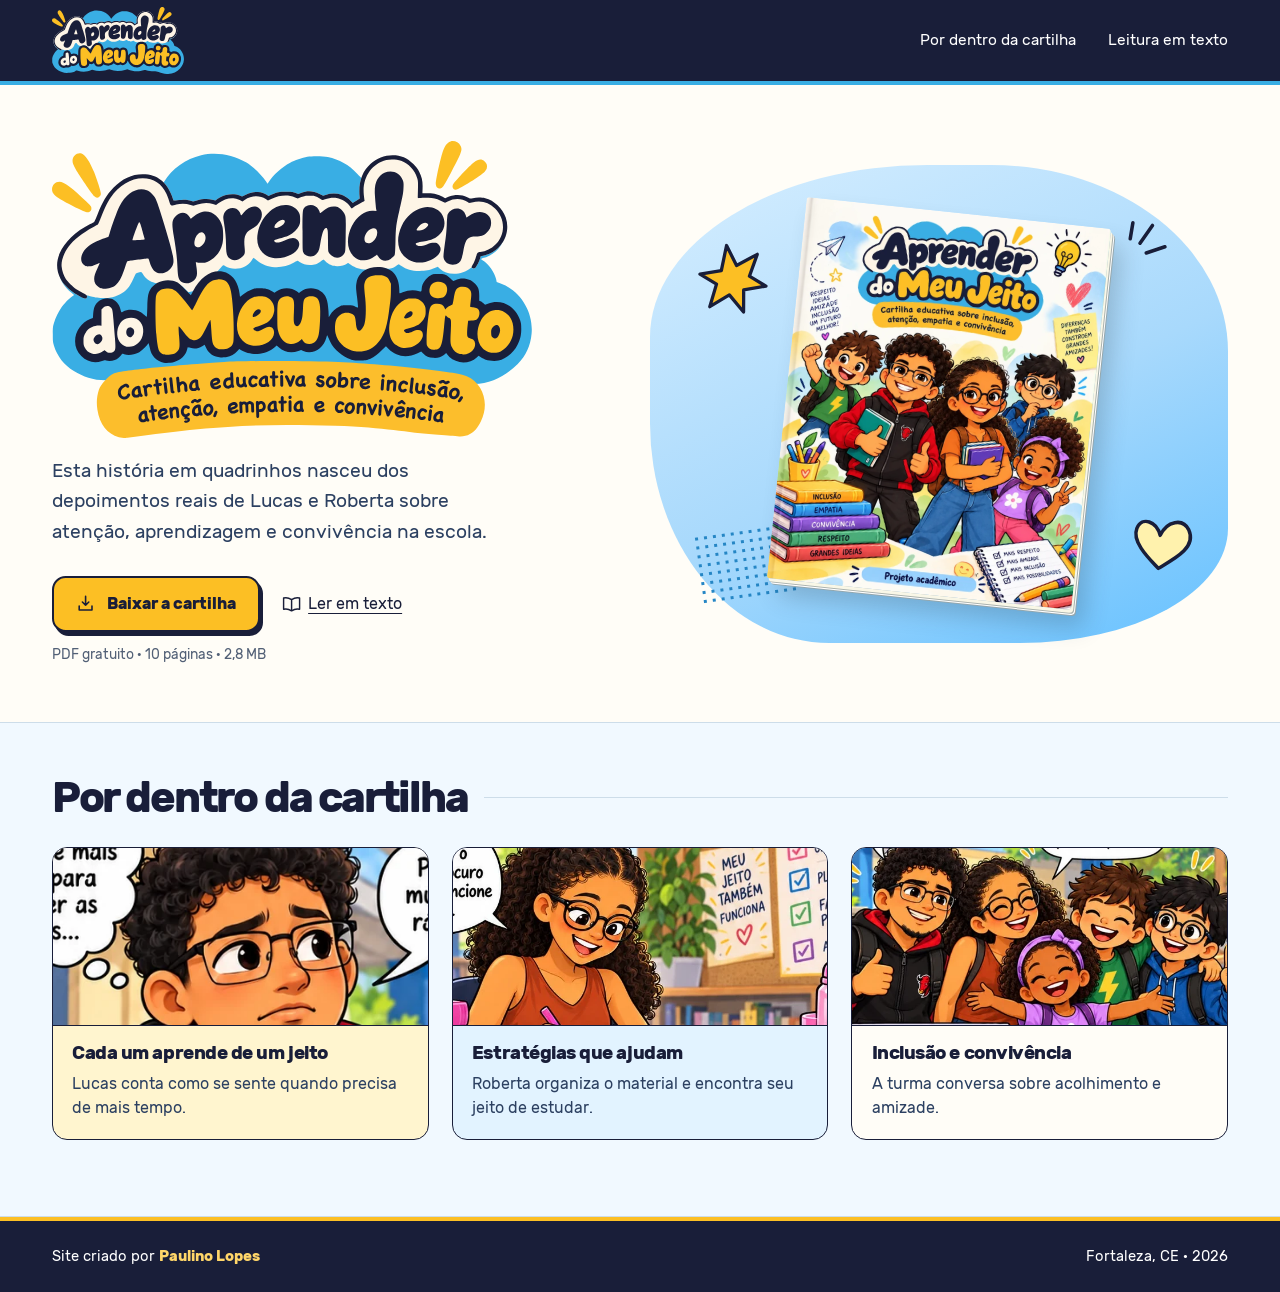
<file: index.html>
<!doctype html>
<html lang="pt-BR"><head><meta charset="utf-8"><meta name="viewport" content="width=device-width,initial-scale=1"><title>Aprender do Meu Jeito</title><meta name="description" content="Leia ou baixe a cartilha ilustrada de Lucas e Roberta sobre inclusão, atenção, empatia e convivência."><meta name="theme-color" content="#191e39"><meta property="og:type" content="website"><meta property="og:locale" content="pt_BR"><meta property="og:title" content="Aprender do Meu Jeito"><meta property="og:description" content="Leia ou baixe a cartilha ilustrada de Lucas e Roberta sobre inclusão, atenção, empatia e convivência."><meta property="og:url" content="https://skepping.github.io/aprender-do-meu-jeito/"><meta property="og:image" content="https://skepping.github.io/aprender-do-meu-jeito/cartilha-compartilhar.png"><meta property="og:image:width" content="1200"><meta property="og:image:height" content="630"><meta property="og:image:alt" content="Aprender do Meu Jeito. Cartilha educativa sobre inclusão, atenção, empatia e convivência."><link rel="icon" href="./icone-marca.png?v=2" type="image/png"><link rel="icon" href="./icone-marca.svg" type="image/svg+xml"><link rel="stylesheet" href="./estilo.css"></head>
<body><a class="skip" href="#conteudo">Pular para o conteúdo</a><header><div class="wrap top"><a href="./index.html" class="brand" aria-label="Aprender do Meu Jeito, página inicial"><img class="nav-logo" src="./marca-reduzida.svg" width="1449" height="733" alt=""></a><nav aria-label="Navegação principal"><a class="interior" href="./index.html#por-dentro">Por dentro da cartilha</a><a href="./leitura.html">Leitura em texto</a></nav></div></header><main id="conteudo"><section class="hero wrap" aria-labelledby="titulo"><div><h1 id="titulo"><span class="sr-only">Aprender do Meu Jeito</span><img class="hero-logo" src="./marca-aprender-do-meu-jeito.svg" width="1449" height="895" alt=""></h1><p class="sr-only">Cartilha educativa sobre inclusão, atenção, empatia e convivência.</p><p class="lead">Esta história em quadrinhos nasceu dos depoimentos reais de Lucas e Roberta sobre atenção, aprendizagem e convivência na escola.</p><div class="actions"><a class="download" href="./baixar/"><svg aria-hidden="true" fill="none" stroke="currentColor" stroke-width="2" stroke-linecap="round" stroke-linejoin="round" viewBox="0 0 24 24"><path d="M12 3v11m-4-4 4 4 4-4 M4 15v5h16v-5"/></svg>Baixar a cartilha</a><a class="textlink" href="./leitura.html"><svg aria-hidden="true" fill="none" stroke="currentColor" stroke-width="1.8" stroke-linecap="round" stroke-linejoin="round" viewBox="0 0 24 24"><path d="M2 5c4-1 7 0 10 2 3-2 6-3 10-2v14c-4-1-7 0-10 2-3-2-6-3-10-2Z M12 7v14"/></svg>Ler em texto</a></div><p class="meta">PDF gratuito · 10 páginas · 2,8 MB</p></div><figure class="stage"><svg aria-hidden="true" class="charm star" viewBox="0 0 80 80"><path d="m40 4 6 23 24-7-13 21 15 14-24-1-5 23-11-21-23 8 12-22L6 28l23 1Z" fill="#fcbf24" stroke="#191e39" stroke-width="3.5" stroke-linejoin="round"/></svg><img class="book" src="./capa.webp" width="800" height="1000" alt="Capa da cartilha. Lucas e Roberta seguram livros, acompanhados de três colegas."><svg aria-hidden="true" class="charm heart" viewBox="0 0 58 55"><path d="M29 48C20 41 1 28 4 15 7 3 21 6 26 18c4-14 18-19 25-9 10 15-10 29-22 39Z" fill="#fff2ad" stroke="#191e39" stroke-width="3.2" stroke-linejoin="round"/></svg><svg aria-hidden="true" class="charm rays" viewBox="0 0 65 60"><g fill="none" stroke="#191e39" stroke-width="4" stroke-linecap="round"><path d="m7 29 3-18m8 23 14-20m-7 31 21-7"/></g></svg></figure></section><section class="inside" id="por-dentro" aria-labelledby="temas"><div class="wrap"><div class="section-heading"><h2 id="temas">Por dentro da cartilha</h2></div><div class="cards"><a class="card" href="./leitura.html#cada-um"><img src="./lucas.webp" alt="Lucas de óculos e moletom vermelho e preto." loading="lazy" decoding="async"><div><h3>Cada um aprende de um jeito</h3><p>Lucas conta como se sente quando precisa de mais tempo.</p></div></a><a class="card" href="./leitura.html#estrategias"><img src="./roberta.webp" alt="Roberta escreve em um caderno na biblioteca." loading="lazy" decoding="async"><div><h3>Estratégias que ajudam</h3><p>Roberta organiza o material e encontra seu jeito de estudar.</p></div></a><a class="card" href="./leitura.html#convivencia"><img src="./turma.webp" alt="Os cinco personagens da cartilha se abraçam." loading="lazy" decoding="async"><div><h3>Inclusão e convivência</h3><p>A turma conversa sobre acolhimento e amizade.</p></div></a></div></div></section></main><footer><div class="wrap foot"><p>Site criado por <strong>Paulino Lopes</strong></p><span>Fortaleza, CE · 2026</span></div></footer></body></html>
</file>
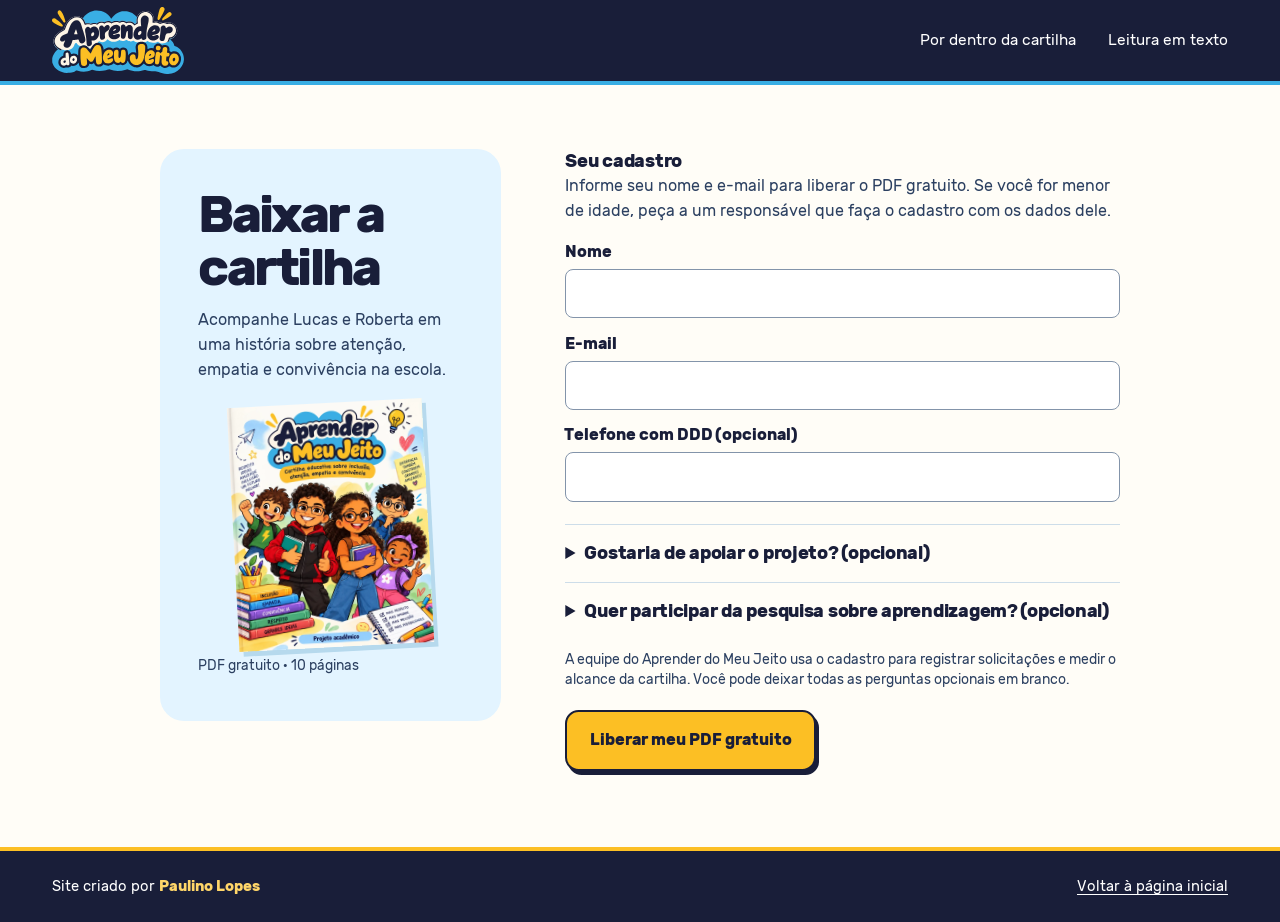
<file: aprender-do-meu-jeito.pdf/index.html>
<!doctype html>
<html lang="pt-BR"><head><meta charset="utf-8"><meta name="viewport" content="width=device-width,initial-scale=1"><meta name="robots" content="noindex"><meta http-equiv="refresh" content="0;url=../baixar/"><title>Baixar a cartilha · Aprender do Meu Jeito</title></head><body><main><h1>Baixar a cartilha</h1><p><a href="../baixar/">Abrir o formulário para baixar o PDF gratuito</a></p></main></body></html>
</file>
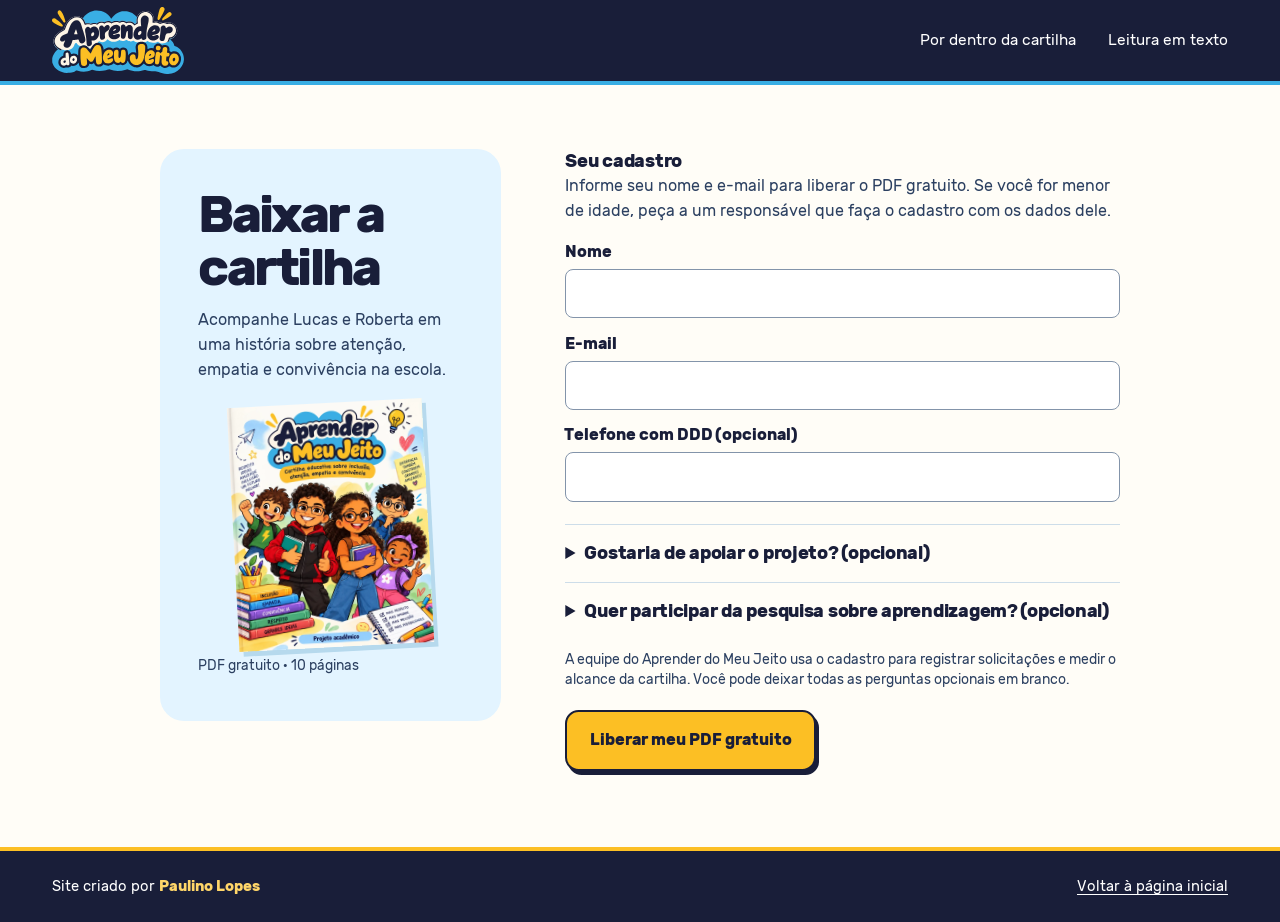
<file: baixar/index.html>
<!doctype html><html lang="pt-BR"><head><meta charset="utf-8"><meta name="viewport" content="width=device-width,initial-scale=1"><meta name="referrer" content="strict-origin-when-cross-origin"><meta name="robots" content="noindex"><link rel="icon" href="../icone-marca.png?v=2" type="image/png"><link rel="icon" href="../icone-marca.svg" type="image/svg+xml"><title>Baixar a cartilha | Aprender do Meu Jeito</title><link rel="stylesheet" href="../estilo.css"><link rel="stylesheet" href="./form.css"><meta property="og:title" content="Baixar a cartilha | Aprender do Meu Jeito"><meta property="og:image" content="https://skepping.github.io/aprender-do-meu-jeito/cartilha-compartilhar.png"><meta property="og:image:width" content="1200"><meta property="og:image:height" content="630"><meta property="og:image:alt" content="Aprender do Meu Jeito. Cartilha educativa sobre inclusão, atenção, empatia e convivência."></head><body>
  <a class="skip" href="#cadastro">Pular para o cadastro</a><header><div class="wrap top"><a href="../index.html" class="brand" aria-label="Aprender do Meu Jeito, página inicial"><img class="nav-logo" src="../marca-reduzida.svg" width="1449" height="733" alt=""></a><nav aria-label="Navegação principal"><a class="interior" href="../index.html#por-dentro">Por dentro da cartilha</a><a href="../leitura.html">Leitura em texto</a></nav></div></header>
  <main class="form-layout"><div class="form-aside"><h1>Baixar a cartilha</h1><p>Acompanhe Lucas e Roberta em uma história sobre atenção, empatia e convivência na escola.</p><img src="../capa.webp" alt="Capa da cartilha Aprender do Meu Jeito"><p class="hint">PDF gratuito · 10 páginas</p></div><div id="cadastro"><h2>Seu cadastro</h2><p>Informe seu nome e e-mail para liberar o PDF gratuito. Se você for menor de idade, peça a um responsável que faça o cadastro com os dados dele.</p>
  
  <form action="https://aprender-do-meu-jeito.paulinolopes1474.chatgpt.site/baixar/github" method="post"><input type="hidden" name="protocolo" value="">
  <div class="fields">
  <label>Nome <input autocomplete="name" name="nome" required maxlength="120" value=""></label>
  <label>E-mail <input autocomplete="email" type="email" name="email" required maxlength="254" value=""></label>
  <label>Telefone com DDD (opcional) <input autocomplete="tel" type="tel" name="telefone" maxlength="24" value=""></label></div>
  <details ><summary>Gostaria de apoiar o projeto? (opcional)</summary>
  <p>Escolha quantas opções quiser. Manifestar interesse não gera cobrança ou compromisso.</p>
  <fieldset><legend class="sr-only">Formas de apoio</legend><label class="choice"><input type="checkbox" name="apoio" value="compartilhar" >Compartilhar a cartilha com outras pessoas</label><label class="choice"><input type="checkbox" name="apoio" value="expansao" >Levar o projeto à minha escola, instituição ou comunidade</label><label class="choice"><input type="checkbox" name="apoio" value="financeiro" >Contribuir financeiramente para a expansão do projeto</label><label class="choice"><input type="checkbox" name="apoio" value="colaborar" >Oferecer tempo, serviços ou materiais</label></fieldset>
  <label class="choice"><input type="checkbox" name="contato" value="sim" >Autorizo a equipe a falar comigo por e-mail ou pelo telefone informado sobre como apoiar o projeto.</label></details>
  <details ><summary>Quer participar da pesquisa sobre aprendizagem? (opcional)</summary>
  <p>Se você tem 18 anos ou mais, pode contar sobre a sua própria experiência. Guardamos apenas os totais de cada resposta, sem associá-los ao seu nome ou contato. Eles ajudam a escolher os temas das próximas cartilhas.</p>
  <label class="choice"><input type="checkbox" name="pesquisa" value="sim" >Tenho 18 anos ou mais e autorizo o uso das minhas respostas nessa pesquisa.</label>
  <fieldset><legend>Quais situações fazem parte da sua experiência?</legend><label class="choice"><input type="checkbox" name="vivencia" value="tea" >Autismo (TEA)</label><label class="choice"><input type="checkbox" name="vivencia" value="tdah" >Transtorno do déficit de atenção com hiperatividade (TDAH)</label><label class="choice"><input type="checkbox" name="vivencia" value="dislexia" >Dislexia</label><label class="choice"><input type="checkbox" name="vivencia" value="outra" >Outra condição que afeta minha aprendizagem</label><label class="choice"><input type="checkbox" name="vivencia" value="dificuldade" >Tenho dificuldades de atenção ou aprendizagem, sem diagnóstico</label><label class="choice"><input type="checkbox" name="vivencia" value="nenhuma" >Nenhuma dessas situações</label></fieldset></details>
  <p class="hint">A equipe do Aprender do Meu Jeito usa o cadastro para registrar solicitações e medir o alcance da cartilha. Você pode deixar todas as perguntas opcionais em branco.</p>
  <button class="download" type="submit">Liberar meu PDF gratuito</button></form></div></main>
  <footer><div class="wrap foot"><p>Site criado por <strong>Paulino Lopes</strong></p><a href="../">Voltar à página inicial</a></div></footer><script src="./cadastro.js" defer></script></body></html>
</file>
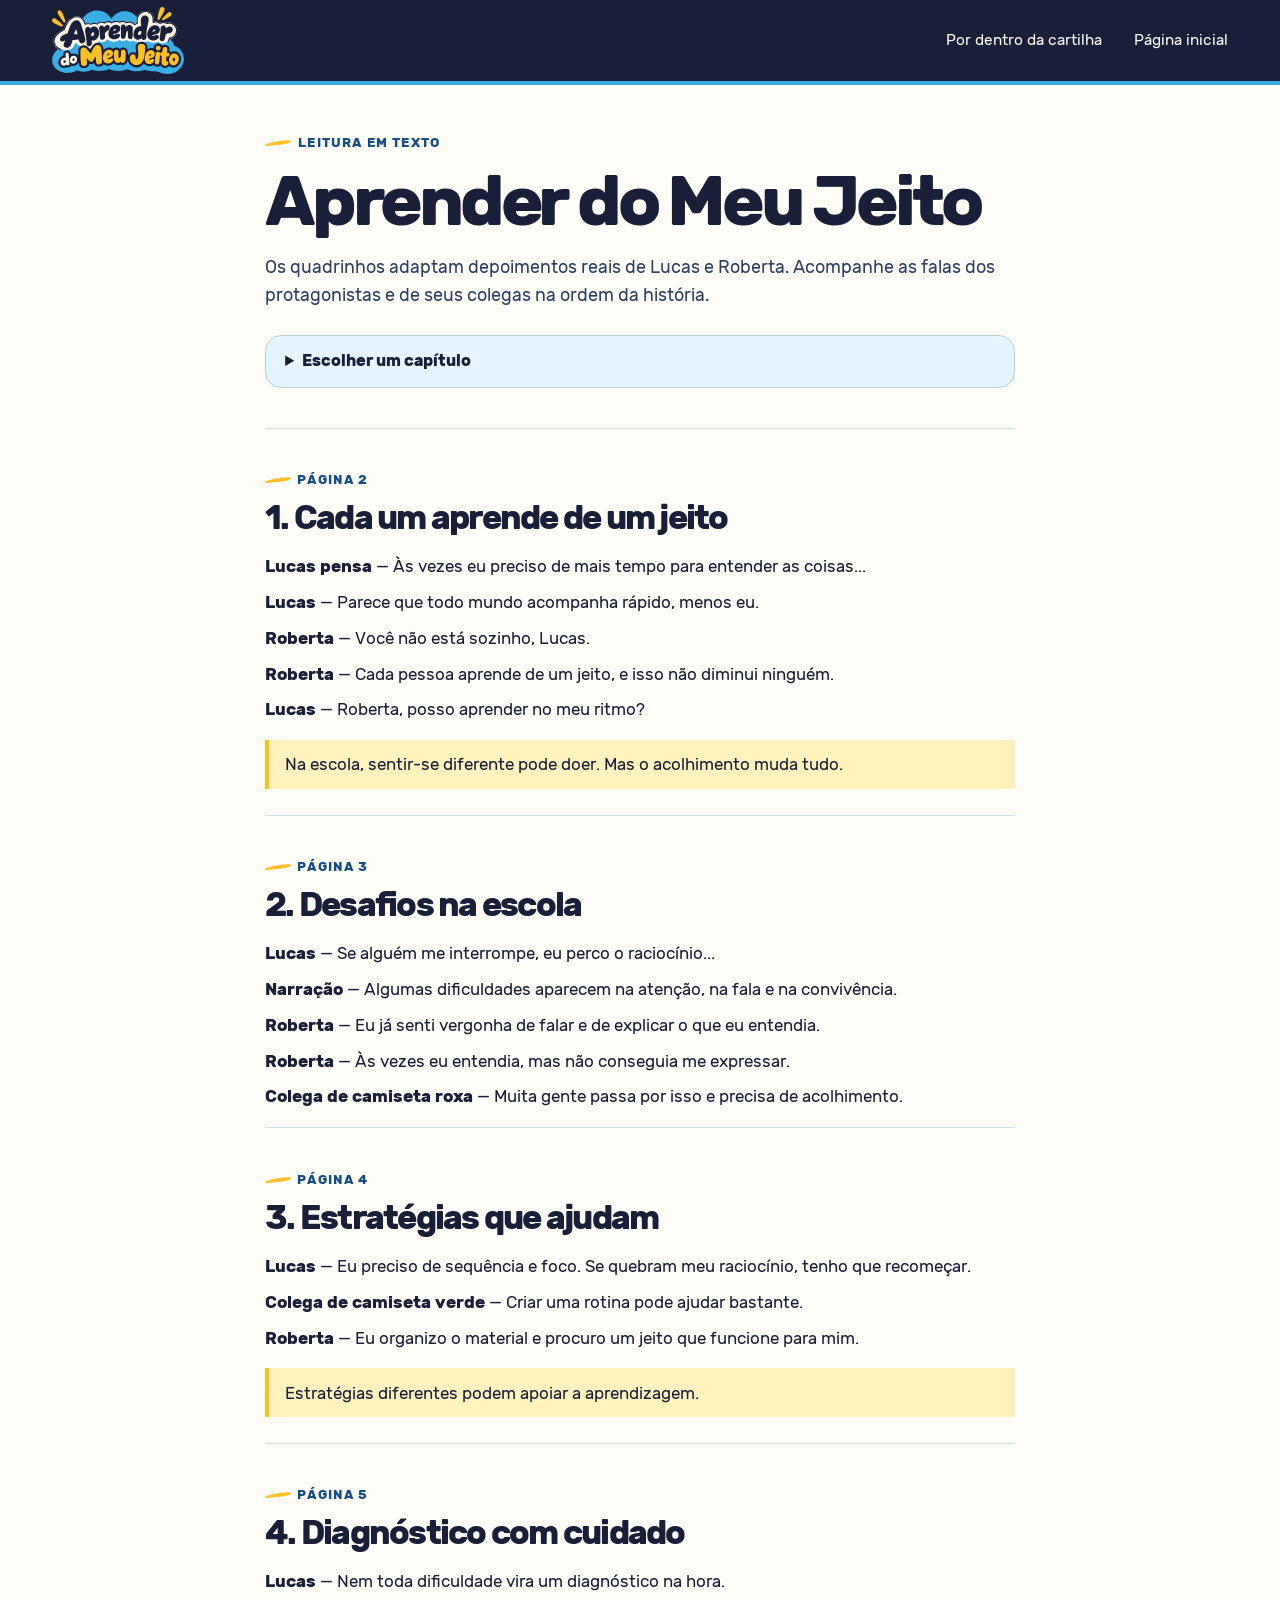
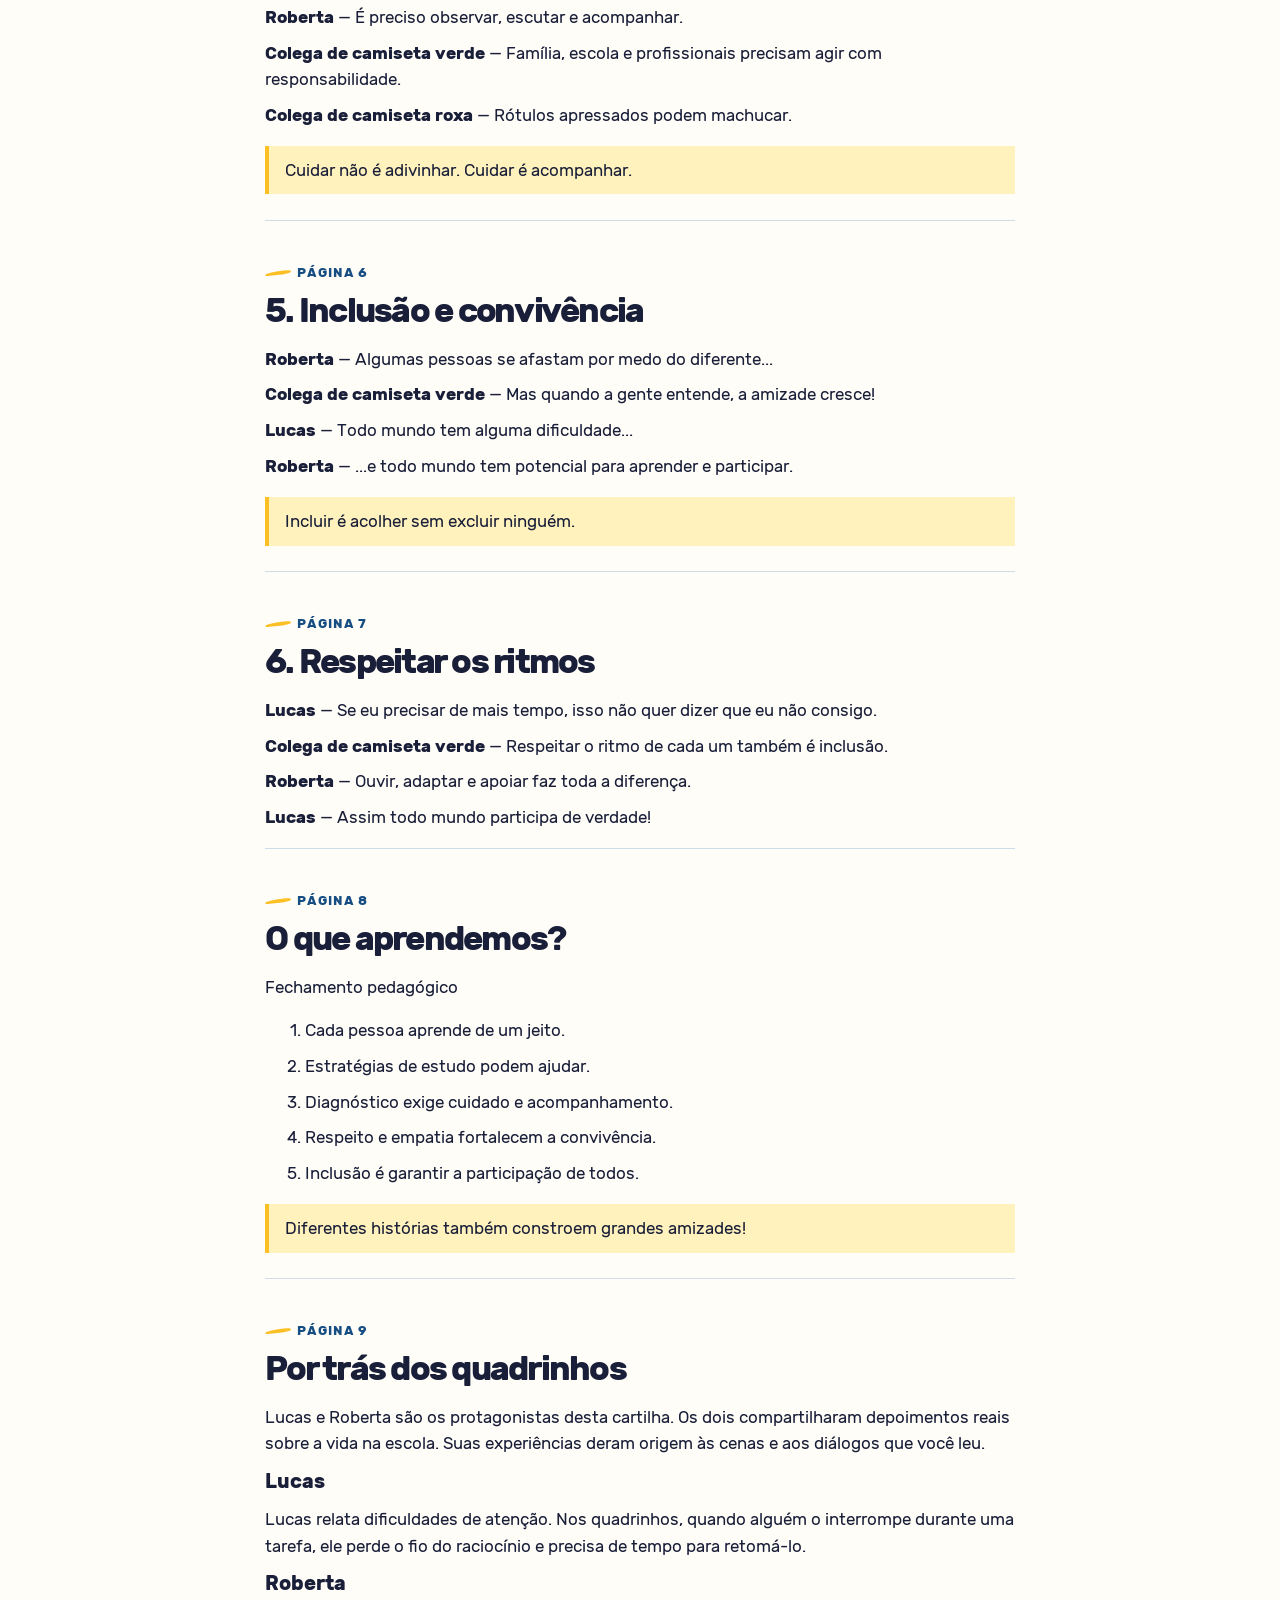
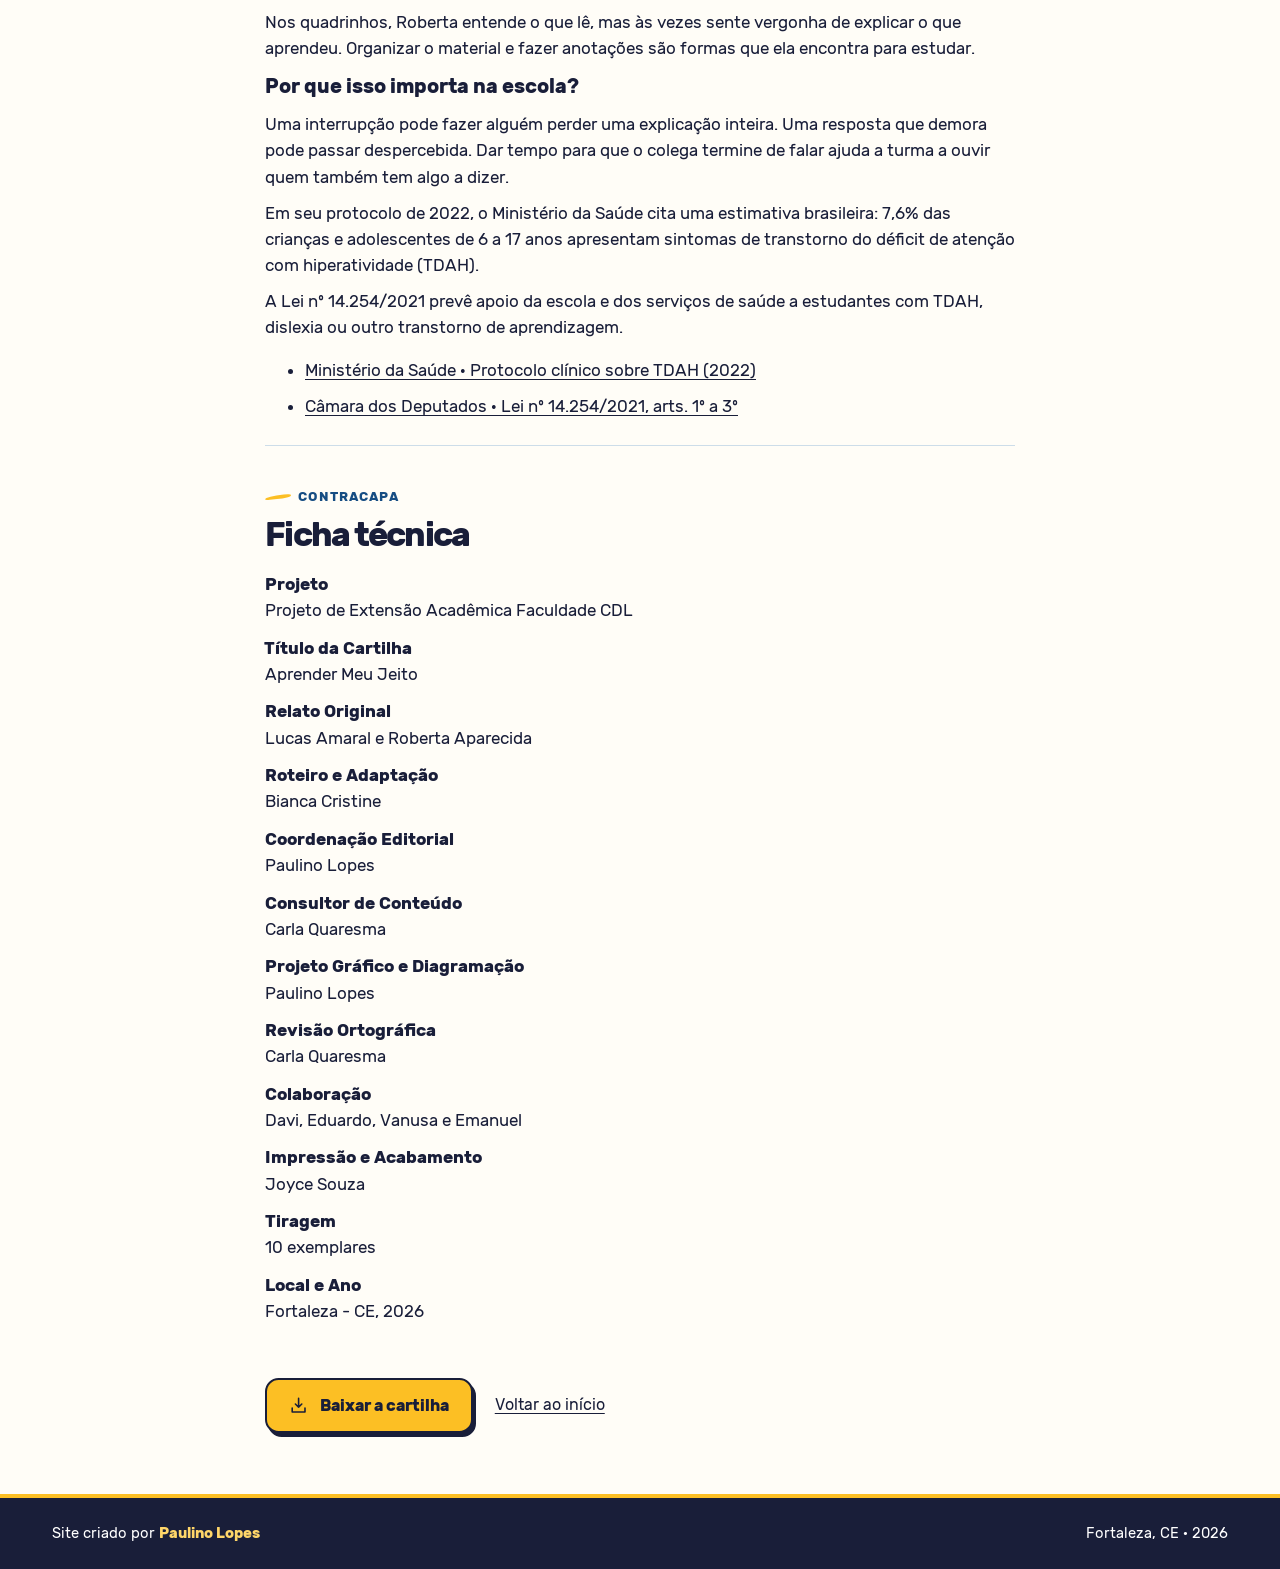
<file: leitura.html>
<!doctype html>
<html lang="pt-BR"><head><meta charset="utf-8"><meta name="viewport" content="width=device-width,initial-scale=1"><title>Leitura em texto | Aprender do Meu Jeito</title><meta name="description" content="Leia ou baixe a cartilha ilustrada de Lucas e Roberta sobre inclusão, atenção, empatia e convivência."><meta name="theme-color" content="#191e39"><meta property="og:type" content="website"><meta property="og:locale" content="pt_BR"><meta property="og:title" content="Leitura em texto | Aprender do Meu Jeito"><meta property="og:description" content="Leia ou baixe a cartilha ilustrada de Lucas e Roberta sobre inclusão, atenção, empatia e convivência."><meta property="og:url" content="https://skepping.github.io/aprender-do-meu-jeito/leitura.html"><meta property="og:image" content="https://skepping.github.io/aprender-do-meu-jeito/cartilha-compartilhar.png"><meta property="og:image:width" content="1200"><meta property="og:image:height" content="630"><meta property="og:image:alt" content="Aprender do Meu Jeito. Cartilha educativa sobre inclusão, atenção, empatia e convivência."><link rel="icon" href="./icone-marca.png?v=2" type="image/png"><link rel="icon" href="./icone-marca.svg" type="image/svg+xml"><link rel="stylesheet" href="./estilo.css"></head>
<body><a class="skip" href="#conteudo">Pular para o conteúdo</a><header><div class="wrap top"><a href="./index.html" class="brand" aria-label="Aprender do Meu Jeito, página inicial"><img class="nav-logo" src="./marca-reduzida.svg" width="1449" height="733" alt=""></a><nav aria-label="Navegação principal"><a class="interior" href="./index.html#por-dentro">Por dentro da cartilha</a><a href="./index.html">Página inicial</a></nav></div></header><main id="conteudo" class="reader"><p class="kicker">Leitura em texto</p><h1>Aprender do Meu Jeito</h1><p class="lede">Os quadrinhos adaptam depoimentos reais de Lucas e Roberta. Acompanhe as falas dos protagonistas e de seus colegas na ordem da história.</p><details class="index"><summary>Escolher um capítulo</summary><ul><li><a href="#cada-um">Cada um aprende de um jeito</a></li><li><a href="#desafios">Desafios na escola</a></li><li><a href="#estrategias">Estratégias que ajudam</a></li><li><a href="#diagnostico">Diagnóstico com cuidado</a></li><li><a href="#convivencia">Inclusão e convivência</a></li><li><a href="#ritmos">Respeitar os ritmos</a></li><li><a href="#aprendemos">O que aprendemos?</a></li><li><a href="#relatos-reais">Por trás dos quadrinhos</a></li><li><a href="#ficha">Ficha técnica</a></li></ul></details><article><section id="cada-um"><p class="kicker">Página 2</p><h2>1. Cada um aprende de um jeito</h2><p><strong>Lucas pensa</strong> — Às vezes eu preciso de mais tempo para entender as coisas...</p><p><strong>Lucas</strong> — Parece que todo mundo acompanha rápido, menos eu.</p><p><strong>Roberta</strong> — Você não está sozinho, Lucas.</p><p><strong>Roberta</strong> — Cada pessoa aprende de um jeito, e isso não diminui ninguém.</p><p><strong>Lucas</strong> — Roberta, posso aprender no meu ritmo?</p><blockquote>Na escola, sentir-se diferente pode doer. Mas o acolhimento muda tudo.</blockquote></section><section id="desafios"><p class="kicker">Página 3</p><h2>2. Desafios na escola</h2><p><strong>Lucas</strong> — Se alguém me interrompe, eu perco o raciocínio...</p><p><strong>Narração</strong> — Algumas dificuldades aparecem na atenção, na fala e na convivência.</p><p><strong>Roberta</strong> — Eu já senti vergonha de falar e de explicar o que eu entendia.</p><p><strong>Roberta</strong> — Às vezes eu entendia, mas não conseguia me expressar.</p><p><strong>Colega de camiseta roxa</strong> — Muita gente passa por isso e precisa de acolhimento.</p></section><section id="estrategias"><p class="kicker">Página 4</p><h2>3. Estratégias que ajudam</h2><p><strong>Lucas</strong> — Eu preciso de sequência e foco. Se quebram meu raciocínio, tenho que recomeçar.</p><p><strong>Colega de camiseta verde</strong> — Criar uma rotina pode ajudar bastante.</p><p><strong>Roberta</strong> — Eu organizo o material e procuro um jeito que funcione para mim.</p><blockquote>Estratégias diferentes podem apoiar a aprendizagem.</blockquote></section><section id="diagnostico"><p class="kicker">Página 5</p><h2>4. Diagnóstico com cuidado</h2><p><strong>Lucas</strong> — Nem toda dificuldade vira um diagnóstico na hora.</p><p><strong>Roberta</strong> — É preciso observar, escutar e acompanhar.</p><p><strong>Colega de camiseta verde</strong> — Família, escola e profissionais precisam agir com responsabilidade.</p><p><strong>Colega de camiseta roxa</strong> — Rótulos apressados podem machucar.</p><blockquote>Cuidar não é adivinhar. Cuidar é acompanhar.</blockquote></section><section id="convivencia"><p class="kicker">Página 6</p><h2>5. Inclusão e convivência</h2><p><strong>Roberta</strong> — Algumas pessoas se afastam por medo do diferente...</p><p><strong>Colega de camiseta verde</strong> — Mas quando a gente entende, a amizade cresce!</p><p><strong>Lucas</strong> — Todo mundo tem alguma dificuldade...</p><p><strong>Roberta</strong> — ...e todo mundo tem potencial para aprender e participar.</p><blockquote>Incluir é acolher sem excluir ninguém.</blockquote></section><section id="ritmos"><p class="kicker">Página 7</p><h2>6. Respeitar os ritmos</h2><p><strong>Lucas</strong> — Se eu precisar de mais tempo, isso não quer dizer que eu não consigo.</p><p><strong>Colega de camiseta verde</strong> — Respeitar o ritmo de cada um também é inclusão.</p><p><strong>Roberta</strong> — Ouvir, adaptar e apoiar faz toda a diferença.</p><p><strong>Lucas</strong> — Assim todo mundo participa de verdade!</p></section><section id="aprendemos"><p class="kicker">Página 8</p><h2>O que aprendemos?</h2><p>Fechamento pedagógico</p><ol><li>Cada pessoa aprende de um jeito.</li><li>Estratégias de estudo podem ajudar.</li><li>Diagnóstico exige cuidado e acompanhamento.</li><li>Respeito e empatia fortalecem a convivência.</li><li>Inclusão é garantir a participação de todos.</li></ol><blockquote>Diferentes histórias também constroem grandes amizades!</blockquote></section><section id="relatos-reais"><p class="kicker">Página 9</p><h2>Por trás dos quadrinhos</h2><p>Lucas e Roberta são os protagonistas desta cartilha. Os dois compartilharam depoimentos reais sobre a vida na escola. Suas experiências deram origem às cenas e aos diálogos que você leu.</p><h3>Lucas</h3><p>Lucas relata dificuldades de atenção. Nos quadrinhos, quando alguém o interrompe durante uma tarefa, ele perde o fio do raciocínio e precisa de tempo para retomá-lo.</p><h3>Roberta</h3><p>Nos quadrinhos, Roberta entende o que lê, mas às vezes sente vergonha de explicar o que aprendeu. Organizar o material e fazer anotações são formas que ela encontra para estudar.</p><h3>Por que isso importa na escola?</h3><p>Uma interrupção pode fazer alguém perder uma explicação inteira. Uma resposta que demora pode passar despercebida. Dar tempo para que o colega termine de falar ajuda a turma a ouvir quem também tem algo a dizer.</p><p>Em seu protocolo de 2022, o Ministério da Saúde cita uma estimativa brasileira: 7,6% das crianças e adolescentes de 6 a 17 anos apresentam sintomas de transtorno do déficit de atenção com hiperatividade (TDAH).</p><p>A Lei nº 14.254/2021 prevê apoio da escola e dos serviços de saúde a estudantes com TDAH, dislexia ou outro transtorno de aprendizagem.</p><ul><li><a href="https://www.gov.br/conitec/pt-br/midias/protocolos/20220308_portaria-conjunta-no-14-pcdt-transtorno-do-deficite-de-atencao-com-hiperatividade.pdf">Ministério da Saúde · Protocolo clínico sobre TDAH (2022)</a></li><li><a href="https://www2.camara.leg.br/legin/fed/lei/2021/lei-14254-30-novembro-2021-792022-publicacaooriginal-164005-pl.html">Câmara dos Deputados · Lei nº 14.254/2021, arts. 1º a 3º</a></li></ul></section><section id="ficha"><p class="kicker">Contracapa</p><h2>Ficha técnica</h2><dl><dt>Projeto</dt><dd>Projeto de Extensão Acadêmica Faculdade CDL</dd><dt>Título da Cartilha</dt><dd>Aprender Meu Jeito</dd><dt>Relato Original</dt><dd>Lucas Amaral e Roberta Aparecida</dd><dt>Roteiro e Adaptação</dt><dd>Bianca Cristine</dd><dt>Coordenação Editorial</dt><dd>Paulino Lopes</dd><dt>Consultor de Conteúdo</dt><dd>Carla Quaresma</dd><dt>Projeto Gráfico e Diagramação</dt><dd>Paulino Lopes</dd><dt>Revisão Ortográfica</dt><dd>Carla Quaresma</dd><dt>Colaboração</dt><dd>Davi, Eduardo, Vanusa e Emanuel</dd><dt>Impressão e Acabamento</dt><dd>Joyce Souza</dd><dt>Tiragem</dt><dd>10 exemplares</dd><dt>Local e Ano</dt><dd>Fortaleza - CE, 2026</dd></dl></section></article><div class="actions"><a class="download" href="./baixar/"><svg aria-hidden="true" fill="none" stroke="currentColor" stroke-width="2" stroke-linecap="round" stroke-linejoin="round" viewBox="0 0 24 24"><path d="M12 3v11m-4-4 4 4 4-4 M4 15v5h16v-5"/></svg>Baixar a cartilha</a><a class="textlink" href="#conteudo">Voltar ao início</a></div></main><footer><div class="wrap foot"><p>Site criado por <strong>Paulino Lopes</strong></p><span>Fortaleza, CE · 2026</span></div></footer></body></html>
</file>
<file: estilo.css>
@font-face{font-family:Rubik;src:url(./rubik-regular.woff) format('woff');font-weight:400;font-display:swap}
@font-face{font-family:Rubik;src:url(./rubik-bold.woff) format('woff');font-weight:700;font-display:swap}
:root{--ink:#191e39;--blue:#164d83;--gold:#fcbf24;--sky:#39aee4;--sky-light:#a8d9fc;--paper:#fffdf7;--line:#cddde9;--text:#2c4061;--width:1176px}
*,*::before,*::after{box-sizing:border-box}
html{scroll-padding-top:1rem}
body{margin:0;background:var(--paper);font-family:Rubik,Arial,sans-serif;color:var(--ink);line-height:1.55}
a{color:inherit}a:focus-visible,summary:focus-visible{outline:3px solid #045ac5;outline-offset:5px}
.wrap{width:min(var(--width),calc(100% - 96px));margin-inline:auto}
.skip{position:fixed;left:1rem;top:1rem;transform:translateY(-220%);background:white;padding:.6rem 1rem;z-index:10}.skip:focus{transform:none}
header{background:var(--ink);color:#fff;border-bottom:4px solid var(--sky)}
header a:focus-visible,footer a:focus-visible{outline-color:var(--gold)}
.top{min-height:78px;display:flex;align-items:center;justify-content:space-between;gap:2rem}
.brand{display:inline-flex;align-items:center;text-decoration:none;flex-shrink:0;padding-block:.45rem}.brand .nav-logo{width:132px;height:auto;display:block}
.sr-only{position:absolute;width:1px;height:1px;padding:0;margin:-1px;overflow:hidden;clip-path:inset(50%);white-space:nowrap;border:0}
nav{display:flex;gap:2rem;align-items:center}nav a{font-size:.96rem;text-decoration:none;padding:.65rem 0}nav a:hover,.foot a:hover{text-decoration:underline;text-underline-offset:4px}
.hero{display:grid;grid-template-columns:.96fr 1.04fr;align-items:center;gap:clamp(2rem,5vw,5rem);padding-block:clamp(38px,4.4vw,64px)}
.kicker{display:flex;align-items:center;gap:.55em;color:var(--blue);font-size:.82rem;font-weight:700;letter-spacing:.09em;text-transform:uppercase}.kicker::before{content:'';width:26px;height:4px;transform:rotate(-6deg);background:var(--gold);border-radius:80% 30% 60% 20%}
h1,h2,h3,p{margin:0}.hero h1{margin:0 0 1.1rem;line-height:1}.hero-logo{display:block;width:min(100%,480px);height:auto}
.hero .lead{font-size:clamp(1.1rem,1.5vw,1.27rem);line-height:1.6;max-width:29rem;color:var(--text)}
.actions{display:flex;flex-wrap:wrap;gap:1.25rem;align-items:center;margin:1.8rem 0 .8rem}
.download{display:inline-flex;align-items:center;justify-content:center;gap:.7rem;text-decoration:none;font-weight:700;line-height:1.2;background:var(--gold);color:var(--ink);border:2px solid var(--ink);border-radius:.85rem;box-shadow:3px 4px 0 var(--ink);padding:1rem 1.4rem;transition:transform .14s,box-shadow .14s}
.download:hover{transform:translate(1px,1px);box-shadow:2px 3px 0 var(--ink);background:#ffda65}.download svg,.textlink svg{width:1.2rem;height:1.2rem}
.textlink{display:inline-flex;gap:.45rem;align-items:center;padding:.55rem .1rem;color:var(--ink);text-decoration:underline;text-underline-offset:4px;font-size:1rem}
.meta{font-size:.87rem;color:#526076}
.stage{position:relative;isolation:isolate;display:grid;place-items:center;min-height:393px;aspect-ratio:1.21;background:linear-gradient(155deg,#d6eeff 0%,var(--sky-light) 55%,#66c1ff 100%);border-radius:48% 41% 36% 31% / 36% 39% 24% 46%;margin:0}
.stage:before{content:'';position:absolute;width:17%;height:15%;left:8%;bottom:9%;background-image:radial-gradient(circle,#2586c5 1.5px,transparent 2px);background-size:9px 9px;transform:rotate(-8deg);z-index:-1}
.book{display:block;width:53%;height:auto;transform:rotate(6deg);border-radius:3px 4px 4px 3px;box-shadow:2px 3px 0 #f9f7e7,3px 4px 0 #a9b1ad,4px 5px 0 #fff,5px 6px 0 #96a8ad,13px 17px 23px #2639473b}
.charm{position:absolute;pointer-events:none}.star{width:13%;left:8%;top:16%;transform:rotate(-12deg)}.heart{width:11%;right:6%;bottom:14%;transform:rotate(9deg)}.rays{width:10%;right:8%;top:10%}
.inside{background:#f1f9ff;border-block:1px solid var(--line);padding:clamp(38px,4vw,62px) 0 clamp(48px,6vw,76px)}
h2{font-size:clamp(2rem,3.3vw,3rem);line-height:1.1;letter-spacing:-.052em}.section-heading{display:flex;align-items:center;gap:1rem;margin-bottom:1.6rem}.section-heading:after{content:'';flex:1;border-top:1px solid var(--line)}
.cards{display:grid;grid-template-columns:repeat(3,minmax(0,1fr));gap:1.45rem}.card{display:flex;flex-direction:column;text-decoration:none;border:1.5px solid var(--ink);border-radius:15px;overflow:hidden;background:#fff5cf}.card:nth-child(2){background:#e2f3ff}.card:nth-child(3){background:#fffdf7}.card:hover h3{text-decoration:underline;text-underline-offset:4px}.card img{width:100%;aspect-ratio:2.1;object-fit:cover;display:block;border-bottom:1.5px solid var(--ink)}.card div{padding:1rem 1.2rem 1.3rem}.card h3{font-size:1.16rem;line-height:1.25;letter-spacing:-.025em}.card p{margin-top:.45rem;line-height:1.45;color:var(--text)}
footer{color:white;background:var(--ink);border-top:4px solid var(--gold)}
.foot{display:flex;align-items:center;justify-content:space-between;padding-block:1.5rem;gap:1rem;flex-wrap:wrap;font-size:.92rem;color:inherit}.foot strong{color:#ffd669}.foot a{color:white;text-underline-offset:3px}
.reader{width:min(750px,calc(100% - 48px));margin:0 auto;padding:3rem 0}.reader h1{font-size:clamp(2.8rem,5.8vw,4.4rem);letter-spacing:-.06em;line-height:1.03;margin:.7rem 0 1rem}.reader .lede{color:var(--text);font-size:1.12rem}.index{background:#e5f5ff;border-radius:1rem;border:1px solid #bacfd2;margin:1.65rem 0 2.5rem;padding:.8rem 1.2rem}.index summary{cursor:pointer;font-weight:700}.index ul{columns:2;column-gap:2rem;padding-left:1.25rem}.index a,.reader a:not(.download){text-underline-offset:3px}.reader section{border-top:1px solid var(--line);padding:2rem 0 .5rem}.reader h2{font-size:clamp(1.6rem,4vw,2.1rem);margin:.35rem 0 1rem}.reader section p,.reader li{margin:.6rem 0}.reader blockquote{margin:1.1rem 0;padding:.7rem 1rem;background:#fff2bc;border-left:4px solid var(--gold)}.reader article{font-size:1.06rem}.reader dt{font-weight:700;margin-top:.7rem}.reader dd{margin:0}
@media(min-width:1450px){.hero{gap:6rem}.stage{min-height:460px}}
@media(max-width:850px){.wrap{width:calc(100% - 48px)}.hero{gap:2rem}.stage{min-height:300px}.actions{gap:.65rem}.cards{gap:.85rem}.card div{padding:1rem}nav{gap:1.15rem}}
@media(max-width:670px){.wrap{width:calc(100% - 36px)}.top{min-height:65px;gap:.5rem}.brand .nav-logo{width:112px}nav{gap:.65rem}nav .interior{display:none}nav a{font-size:.87rem}.hero{grid-template-columns:1fr;padding:36px 0 40px;gap:30px}.hero h1{margin:0 0 1rem}.actions{margin-top:1.4rem;gap:1rem}.download{padding:.9rem 1.1rem}.stage{width:min(100%,430px);margin:auto;min-height:0}.book{width:52%}.cards{grid-template-columns:1fr;gap:1.1rem}.card{display:grid;grid-template-columns:34% 1fr;min-height:105px}.card img{height:100%;aspect-ratio:auto;object-fit:cover;border:0;border-right:1.5px solid var(--ink)}.card div{align-self:center;padding:.85rem}.card h3{font-size:1.08rem}.card p{font-size:.97rem}.index ul{columns:1}.reader{width:calc(100% - 36px);padding:2rem 0}.foot{align-items:flex-start;flex-direction:column}.inside{padding-block:2rem}}
@media(prefers-reduced-motion:reduce){*{transition:none!important}}
</file>
<file: baixar/form.css>
.form-layout{width:min(960px,calc(100% - 36px));margin:clamp(1.5rem,5vw,4rem) auto;display:grid;grid-template-columns:minmax(0,.8fr) minmax(0,1.3fr);gap:clamp(1.5rem,5vw,4.8rem);align-items:start}
.form-aside{background:#e3f4ff;padding:clamp(1.35rem,3vw,2.5rem);border-radius:1.5rem;color:var(--ink)}
.form-aside img{width:min(100%,195px);height:auto;display:block;margin:1.25rem auto 0;transform:rotate(-3deg);box-shadow:4px 5px 0 #b6d9ed}
.form-layout h1{font-size:clamp(2rem,4.5vw,3.2rem);letter-spacing:-.05em;line-height:1.04;margin:0 0 .9rem}
.form-layout h2,.form-layout summary{font-size:1.13rem;font-weight:700;line-height:1.4;letter-spacing:-.015em}
.form-layout p,.form-layout small{color:var(--text)}
.fields{display:grid;gap:.85rem;margin:1rem 0 1.4rem}
.fields label{display:grid;gap:.26rem;font-weight:700}
.fields input{background:white;border:1px solid #8394aa;border-radius:.5rem;padding:.7rem .8rem;color:var(--ink);font:inherit;min-width:0;width:100%}
.form-layout input:focus-visible,.form-layout button:focus-visible,.form-layout summary:focus-visible{outline:3px solid #145bc5;outline-offset:3px}
.form-layout details{border-top:1px solid var(--line);padding:1rem 0}
.form-layout summary{cursor:pointer}.form-layout details p{margin:.6rem 0}
.form-layout .choice{display:flex;gap:.65rem;align-items:flex-start;cursor:pointer;padding:.4rem 0;line-height:1.45}
.choice input{flex:none;width:1.1rem;height:1.1rem;margin:.17rem 0 0;accent-color:#174f83}
.form-layout fieldset{border:0;padding:0;margin:.65rem 0}
.form-layout .download{font:inherit;font-weight:700;cursor:pointer;margin:.8rem 0}
.form-layout .hint{font-size:.87rem;line-height:1.45;margin:.5rem 0}
.form-layout .notice{border-left:4px solid #c83b24;padding:.7rem 1rem;background:#fff2e9;margin:.7rem 0}
.form-layout .success{padding:1rem 0}
@media(max-width:700px){.form-layout{grid-template-columns:1fr;gap:1.15rem}.form-aside{padding:1.1rem 1.2rem}.form-aside img{display:none}.form-layout h1{margin-bottom:.5rem}}
@media(max-width:700px){.form-aside{background:transparent;padding:0}.form-aside p{display:none}#cadastro h2{margin:0}}
</file>
